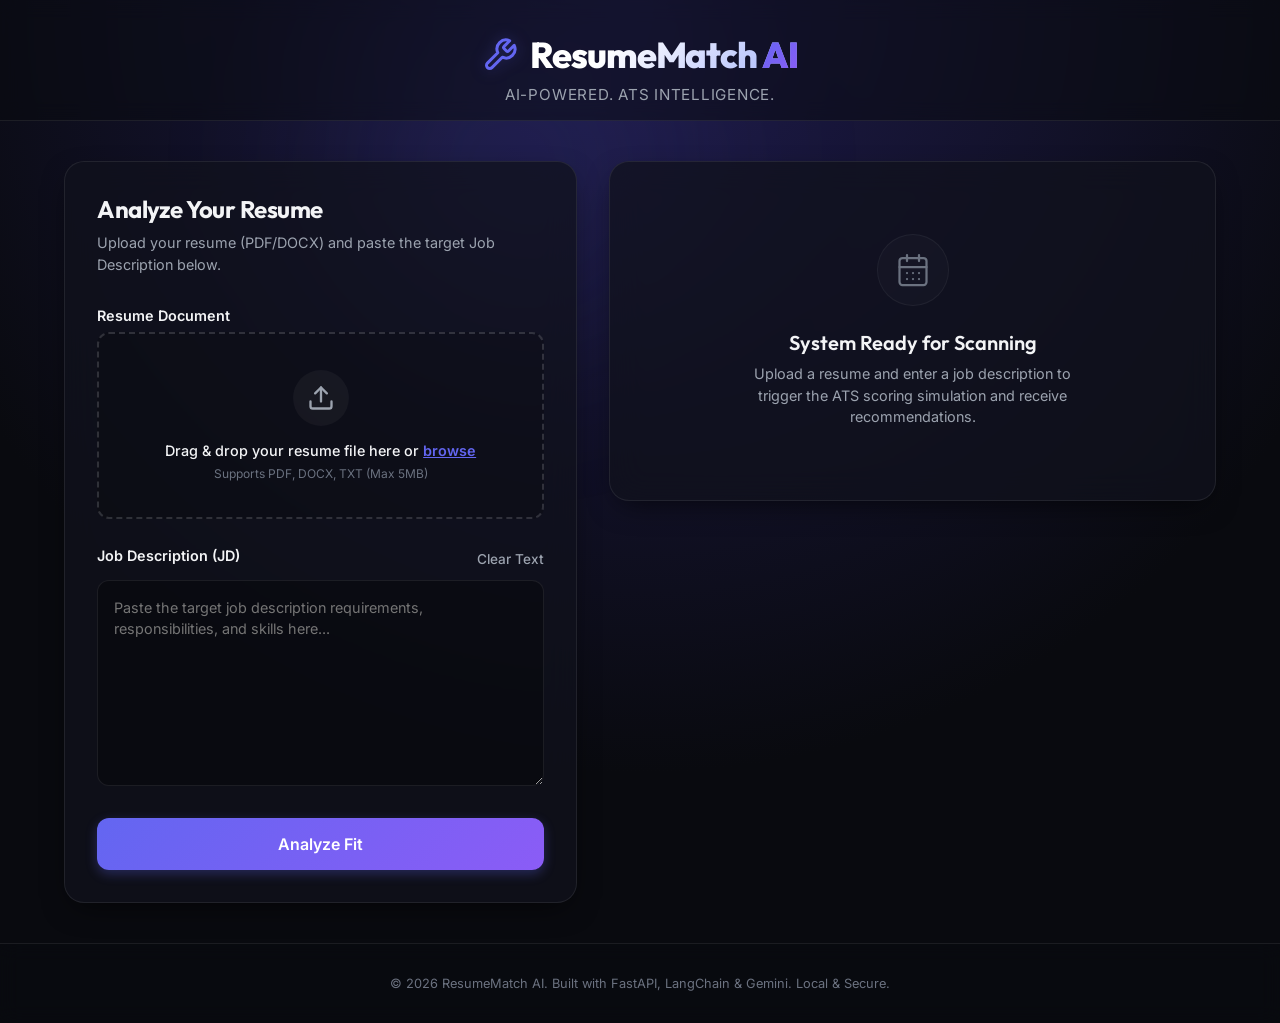
<file: static/index.html>
<!DOCTYPE html>
<html lang="en">
<head>
    <meta charset="UTF-8">
    <meta name="viewport" content="width=device-width, initial-scale=1.0">
    <meta name="description" content="Resume Match AI is a premium ATS score simulator and keyword optimizer. Scan your resume against any job description using Gemini AI.">
    <title>Resume Match AI - Premium ATS Analyzer & Score Simulator</title>
    <!-- Google Fonts: Outfit for titles and Inter for body text -->
    <link rel="preconnect" href="https://fonts.googleapis.com">
    <link rel="preconnect" href="https://fonts.gstatic.com" crossorigin>
    <link href="https://fonts.googleapis.com/css2?family=Inter:wght@300;400;500;600;700&family=Outfit:wght@400;500;600;700;800&display=swap" rel="stylesheet">
    <link rel="stylesheet" href="style.css">
    <link rel="shortcut icon" href="data:image/svg+xml,%3Csvg xmlns='http://www.w3.org/2000/svg' viewBox='0 0 24 24' fill='%236366f1'%3E%3Cpath d='M19 3H5c-1.1 0-2 .9-2 2v14c0 1.1.9 2 2 2h14c1.1 0 2-.9 2-2V5c0-1.1-.9-2-2-2zm-5 14H7v-2h7v2zm3-4H7v-2h10v2zm0-4H7V7h10v2z'/%3E%3C/svg%3E">
</head>
<body>
    <div class="app-background"></div>
    
    <header class="app-header">
        <div class="header-container">
            <div class="logo-area">
                <svg class="logo-icon" xmlns="http://www.w3.org/2000/svg" viewBox="0 0 24 24" fill="none" stroke="currentColor" stroke-width="2" stroke-linecap="round" stroke-linejoin="round">
                    <path d="M14.7 6.3a1 1 0 0 0 0 1.4l1.6 1.6a1 1 0 0 0 1.4 0l3.77-3.77a6 6 0 0 1-7.94 7.94l-6.91 6.91a2.12 2.12 0 0 1-3-3l6.91-6.91a6 6 0 0 1 7.94-7.94l-3.76 3.76z"></path>
                </svg>
                <h1>ResumeMatch <span>AI</span></h1>
            </div>
            <p class="tagline"> AI-Powered. ATS Intelligence.</p>
        </div>
    </header>

    <main class="app-container">
        <!-- Input section -->
        <section class="control-panel glass-card">
            <h2 class="panel-title">Analyze Your Resume</h2>
            <p class="panel-subtitle">Upload your resume (PDF/DOCX) and paste the target Job Description below.</p>
            
            <form id="ats-form" onsubmit="return false;">


                <!-- Resume File Upload Dropzone -->
                <div class="form-group">
                    <label class="field-label">Resume Document</label>
                    <div id="drop-zone" class="drop-zone">
                        <input type="file" id="resume-file" accept=".pdf,.docx,.txt" class="file-input">
                        <div class="drop-zone-content">
                            <div class="upload-icon-container">
                                <svg class="upload-icon" xmlns="http://www.w3.org/2000/svg" viewBox="0 0 24 24" fill="none" stroke="currentColor" stroke-width="2" stroke-linecap="round" stroke-linejoin="round">
                                    <path d="M21 15v4a2 2 0 0 1-2 2H5a2 2 0 0 1-2-2v-4"></path>
                                    <polyline points="17 8 12 3 7 8"></polyline>
                                    <line x1="12" y1="3" x2="12" y2="15"></line>
                                </svg>
                            </div>
                            <p class="upload-prompt">Drag & drop your resume file here or <span class="browse-link">browse</span></p>
                            <p class="upload-limits">Supports PDF, DOCX, TXT (Max 5MB)</p>
                        </div>
                        <div id="file-details" class="file-details hidden">
                            <svg class="doc-icon" xmlns="http://www.w3.org/2000/svg" viewBox="0 0 24 24" fill="none" stroke="currentColor" stroke-width="2" stroke-linecap="round" stroke-linejoin="round">
                                <path d="M14 2H6a2 2 0 0 0-2 2v16a2 2 0 0 0 2 2h12a2 2 0 0 0 2-2V8z"></path>
                                <polyline points="14 2 14 8 20 8"></polyline>
                                <line x1="16" y1="13" x2="8" y2="13"></line>
                                <line x1="16" y1="17" x2="8" y2="17"></line>
                                <polyline points="10 9 9 9 8 9"></polyline>
                            </svg>
                            <div class="file-info">
                                <span id="file-name" class="file-name">filename.pdf</span>
                                <span id="file-size" class="file-size">124 KB</span>
                            </div>
                            <button type="button" id="remove-file" class="remove-btn" aria-label="Remove uploaded file">
                                <svg xmlns="http://www.w3.org/2000/svg" width="18" height="18" viewBox="0 0 24 24" fill="none" stroke="currentColor" stroke-width="2" stroke-linecap="round" stroke-linejoin="round"><line x1="18" y1="6" x2="6" y2="18"/><line x1="6" y1="6" x2="18" y2="18"/></svg>
                            </button>
                        </div>
                    </div>
                </div>

                <!-- Job Description Input -->
                <div class="form-group">
                    <div class="label-header">
                        <label for="jd-text" class="field-label">Job Description (JD)</label>
                        <button type="button" id="clear-jd" class="btn-text-link">Clear Text</button>
                    </div>
                    <textarea id="jd-text" class="text-input" placeholder="Paste the target job description requirements, responsibilities, and skills here..." rows="8"></textarea>
                </div>

                <!-- Action Button -->
                <button type="button" id="analyze-btn" class="btn-primary">
                    <span class="btn-text">Analyze Fit</span>
                    <span class="btn-loader hidden">
                        <svg class="spinner" viewBox="0 0 50 50">
                            <circle class="path" cx="25" cy="25" r="20" fill="none" stroke-width="5"></circle>
                        </svg>
                        Analyzing...
                    </span>
                </button>
            </form>
        </section>

        <!-- Results section -->
        <section class="results-panel">
            <!-- Empty State -->
            <div id="results-empty" class="results-empty glass-card">
                <div class="empty-icon-container">
                    <svg class="empty-icon" xmlns="http://www.w3.org/2000/svg" viewBox="0 0 24 24" fill="none" stroke="currentColor" stroke-width="1.5" stroke-linecap="round" stroke-linejoin="round">
                        <rect x="3" y="4" width="18" height="18" rx="2" ry="2"></rect>
                        <line x1="16" y1="2" x2="16" y2="6"></line>
                        <line x1="8" y1="2" x2="8" y2="6"></line>
                        <line x1="3" y1="10" x2="21" y2="10"></line>
                        <path d="M8 14h.01"></path>
                        <path d="M12 14h.01"></path>
                        <path d="M16 14h.01"></path>
                        <path d="M8 18h.01"></path>
                        <path d="M12 18h.01"></path>
                        <path d="M16 18h.01"></path>
                    </svg>
                </div>
                <h3>System Ready for Scanning</h3>
                <p>Upload a resume and enter a job description to trigger the ATS scoring simulation and receive recommendations.</p>
            </div>

            <!-- Loading State -->
            <div id="results-loading" class="results-loading glass-card hidden">
                <div class="scanner-container">
                    <div class="scan-bar"></div>
                    <div class="scan-document">
                        <svg xmlns="http://www.w3.org/2000/svg" width="64" height="64" viewBox="0 0 24 24" fill="none" stroke="currentColor" stroke-width="1" stroke-linecap="round" stroke-linejoin="round">
                            <path d="M14 2H6a2 2 0 0 0-2 2v16a2 2 0 0 0 2 2h12a2 2 0 0 0 2-2V8z"></path>
                            <polyline points="14 2 14 8 20 8"></polyline>
                        </svg>
                    </div>
                </div>
                <h3 id="loader-title">Scanning Document</h3>
                <p id="loader-text">Extracting keywords and benchmarking against ATS criteria...</p>
            </div>

            <!-- Error State -->
            <div id="results-error" class="results-error glass-card hidden">
                <div class="error-icon-container">
                    <svg class="error-icon" xmlns="http://www.w3.org/2000/svg" viewBox="0 0 24 24" fill="none" stroke="currentColor" stroke-width="2" stroke-linecap="round" stroke-linejoin="round">
                        <circle cx="12" cy="12" r="10"></circle>
                        <line x1="12" y1="8" x2="12" y2="12"></line>
                        <line x1="12" y1="16" x2="12.01" y2="16"></line>
                    </svg>
                </div>
                <h3>Analysis Failed</h3>
                <p id="error-message">An error occurred while communicating with the AI model. Check your API key and network connection.</p>
                <button type="button" id="retry-btn" class="btn-secondary">Dismiss</button>
            </div>

            <!-- Analysis Output -->
            <div id="results-content" class="results-content hidden">
                <!-- Top Overview Block -->
                <div class="overview-grid">
                    <!-- Gauge Score -->
                    <div class="score-card glass-card">
                        <h3 class="card-title">ATS SCORE</h3>
                        <div class="score-container">
                            <svg class="gauge" viewBox="0 0 100 100">
                                <circle class="gauge-bg" cx="50" cy="50" r="40"></circle>
                                <circle id="gauge-fill" class="gauge-fill" cx="50" cy="50" r="40" stroke-dasharray="251.2" stroke-dashoffset="251.2"></circle>
                            </svg>
                            <div class="score-value">
                                <span id="match-pct">0</span><span class="percent-sign">%</span>
                            </div>
                        </div>
                        <p id="score-label" class="score-label">Calculating...</p>
                    </div>

                    <!-- Breakdown Factors -->
                    <div class="factors-card glass-card">
                        <h3 class="card-title">Simulated ATS Breakdown</h3>
                        <div id="factors-list" class="factors-list">
                            <!-- Populated dynamically -->
                        </div>
                    </div>
                </div>

                <!-- Keyword Matching Blocks -->
                <div class="keywords-grid">
                    <!-- Matching Skills -->
                    <div class="keywords-card glass-card success-card">
                        <div class="card-header">
                            <span class="icon-circle success-icon">
                                <svg xmlns="http://www.w3.org/2000/svg" width="18" height="18" viewBox="0 0 24 24" fill="none" stroke="currentColor" stroke-width="2.5" stroke-linecap="round" stroke-linejoin="round"><polyline points="20 6 9 17 4 12"/></svg>
                            </span>
                            <h3 class="card-title">Matching Skills</h3>
                        </div>
                        <p class="card-description">These keywords were found in both your resume and the job description.</p>
                        <div id="matching-pills" class="pills-container">
                            <!-- Populated dynamically -->
                        </div>
                    </div>

                    <!-- Missing Skills -->
                    <div class="keywords-card glass-card warning-card">
                        <div class="card-header">
                            <span class="icon-circle warning-icon">
                                <svg xmlns="http://www.w3.org/2000/svg" width="18" height="18" viewBox="0 0 24 24" fill="none" stroke="currentColor" stroke-width="2.5" stroke-linecap="round" stroke-linejoin="round"><line x1="12" y1="5" x2="12" y2="19"/><line x1="5" y1="12" x2="19" y2="12"/></svg>
                            </span>
                            <h3 class="card-title">Missing / Weak Skills</h3>
                        </div>
                        <p class="card-description">Important skills in the job description that might be missing or weak in your resume.</p>
                        <div id="missing-pills" class="pills-container">
                            <!-- Populated dynamically -->
                        </div>
                    </div>
                </div>

                <!-- Recommendation Summary -->
                <div class="summary-card glass-card">
                    <h3 class="card-title">AI Recommendation Summary</h3>
                    <p id="recommendation-summary-text" class="summary-text">
                        <!-- Populated dynamically -->
                    </p>
                </div>

                <!-- Actionable Suggestions -->
                <div class="suggestions-card glass-card">
                    <h3 class="card-title">Actionable Improvement Checklist</h3>
                    <p class="card-description">Implement these structural and semantic fixes to optimize your score.</p>
                    <ul id="suggestions-list" class="checklist">
                        <!-- Populated dynamically -->
                    </ul>
                </div>
            </div>
        </section>
    </main>

    <footer class="app-footer">
        <p>&copy; 2026 ResumeMatch AI. Built with FastAPI, LangChain & Gemini. Local & Secure.</p>
    </footer>

    <script src="main.js"></script>
</body>
</html>
</file>
<file: static/style.css>
/* Design Tokens & Theme Variables */
:root {
    --bg-dark: #090a0f;
    --bg-gradient: radial-gradient(circle at 50% 0%, #1e1b4b 0%, #090a0f 70%);
    --card-bg: rgba(17, 18, 28, 0.75);
    --card-border: rgba(255, 255, 255, 0.08);
    --card-border-hover: rgba(99, 102, 241, 0.25);
    
    --text-primary: #f3f4f6;
    --text-secondary: #9ca3af;
    --text-muted: #6b7280;
    
    --primary: #6366f1; /* Indigo */
    --primary-gradient: linear-gradient(135deg, #6366f1 0%, #8b5cf6 100%);
    --primary-glow: rgba(99, 102, 241, 0.3);
    --primary-hover: #4f46e5;
    
    --success: #10b981; /* Emerald */
    --success-bg: rgba(16, 185, 129, 0.08);
    --success-border: rgba(16, 185, 129, 0.2);
    
    --warning: #f59e0b; /* Amber */
    --warning-bg: rgba(245, 158, 11, 0.08);
    --warning-border: rgba(245, 158, 11, 0.2);
    
    --error: #f43f5e; /* Rose */
    --error-bg: rgba(244, 63, 94, 0.08);
    --error-border: rgba(244, 63, 94, 0.2);
    
    --font-sans: 'Inter', system-ui, -apple-system, sans-serif;
    --font-display: 'Outfit', system-ui, sans-serif;
    
    --transition-smooth: all 0.3s cubic-bezier(0.4, 0, 0.2, 1);
    --border-radius-sm: 8px;
    --border-radius-md: 12px;
    --border-radius-lg: 20px;
    --shadow-premium: 0 10px 30px -10px rgba(0, 0, 0, 0.7);
}

/* Reset & Base Styles */
* {
    box-sizing: border-box;
    margin: 0;
    padding: 0;
}

body {
    background-color: var(--bg-dark);
    color: var(--text-primary);
    font-family: var(--font-sans);
    min-height: 100vh;
    display: flex;
    flex-direction: column;
    overflow-x: hidden;
    position: relative;
}

/* Glowing background blobs */
.app-background {
    position: fixed;
    top: 0;
    left: 0;
    width: 100vw;
    height: 100vh;
    background: var(--bg-gradient);
    z-index: -2;
}

.app-background::before {
    content: '';
    position: absolute;
    top: -10%;
    left: 20%;
    width: 40vw;
    height: 40vw;
    background: radial-gradient(circle, rgba(99, 102, 241, 0.15) 0%, transparent 70%);
    z-index: -1;
    filter: blur(80px);
    pointer-events: none;
}

/* Header Styles */
.app-header {
    padding: 2rem 1.5rem 1rem 1.5rem;
    text-align: center;
    border-bottom: 1px solid var(--card-border);
    backdrop-filter: blur(10px);
    background-color: rgba(9, 10, 15, 0.5);
}

.header-container {
    max-width: 1200px;
    margin: 0 auto;
}

.logo-area {
    display: flex;
    align-items: center;
    justify-content: center;
    gap: 0.75rem;
    margin-bottom: 0.5rem;
}

.logo-icon {
    width: 2.25rem;
    height: 2.25rem;
    color: var(--primary);
    filter: drop-shadow(0 0 8px var(--primary-glow));
    animation: pulse 3s infinite ease-in-out;
}

.logo-area h1 {
    font-family: var(--font-display);
    font-weight: 800;
    font-size: 2.25rem;
    letter-spacing: -0.03em;
    background: linear-gradient(135deg, #ffffff 30%, #a5b4fc 100%);
    -webkit-background-clip: text;
    -webkit-text-fill-color: transparent;
}

.logo-area h1 span {
    background: var(--primary-gradient);
    -webkit-background-clip: text;
    -webkit-text-fill-color: transparent;
}

.tagline {
    font-size: 0.95rem;
    color: var(--text-secondary);
    font-weight: 400;
    letter-spacing: 0.05em;
    text-transform: uppercase;
}

/* Layout Grid */
.app-container {
    flex: 1;
    max-width: 1200px;
    width: 100%;
    margin: 0 auto;
    padding: 2.5rem 1.5rem;
    display: grid;
    grid-template-columns: 1.1fr 1.3fr;
    gap: 2rem;
    align-items: start;
}

@media (max-width: 900px) {
    .app-container {
        grid-template-columns: 1fr;
    }
}

/* Glassmorphism Card Style */
.glass-card {
    background: var(--card-bg);
    border: 1px solid var(--card-border);
    border-radius: var(--border-radius-lg);
    padding: 2rem;
    backdrop-filter: blur(16px);
    -webkit-backdrop-filter: blur(16px);
    box-shadow: var(--shadow-premium);
    transition: var(--transition-smooth);
}

.glass-card:hover {
    border-color: var(--card-border-hover);
    box-shadow: 0 15px 35px -10px rgba(99, 102, 241, 0.15);
}

/* Headings */
.panel-title {
    font-family: var(--font-display);
    font-size: 1.5rem;
    font-weight: 700;
    margin-bottom: 0.5rem;
    letter-spacing: -0.02em;
}

.panel-subtitle {
    color: var(--text-secondary);
    font-size: 0.9rem;
    margin-bottom: 2rem;
    line-height: 1.5;
}

/* Form Styles */
.form-group {
    margin-bottom: 1.75rem;
}

.field-label {
    display: block;
    font-size: 0.9rem;
    font-weight: 600;
    margin-bottom: 0.5rem;
    color: var(--text-primary);
}

.label-header {
    display: flex;
    justify-content: space-between;
    align-items: center;
    margin-bottom: 0.5rem;
}

/* API Key Section */
.api-key-container {
    background: rgba(255, 255, 255, 0.03);
    border-radius: var(--border-radius-md);
    padding: 0.75rem 1rem;
    margin-bottom: 1.5rem;
    border: 1px solid rgba(255, 255, 255, 0.05);
}

.btn-text-link {
    background: none;
    border: none;
    color: var(--text-secondary);
    font-family: var(--font-sans);
    font-size: 0.85rem;
    font-weight: 500;
    cursor: pointer;
    display: flex;
    align-items: center;
    gap: 0.5rem;
    padding: 0.25rem 0;
    transition: var(--transition-smooth);
}

.btn-text-link:hover {
    color: var(--primary);
}

.api-key-wrapper {
    margin-top: 1rem;
    padding-top: 1rem;
    border-top: 1px solid rgba(255, 255, 255, 0.05);
    transition: var(--transition-smooth);
}

.input-password-wrapper {
    position: relative;
    display: flex;
    align-items: center;
}

.input-password-wrapper input {
    width: 100%;
    padding: 0.75rem 2.5rem 0.75rem 1rem;
    background: rgba(0, 0, 0, 0.3);
    border: 1px solid var(--card-border);
    border-radius: var(--border-radius-sm);
    color: var(--text-primary);
    font-family: var(--font-sans);
    font-size: 0.85rem;
    outline: none;
    transition: var(--transition-smooth);
}

.input-password-wrapper input:focus {
    border-color: var(--primary);
    box-shadow: 0 0 0 2px var(--primary-glow);
}

.input-password-wrapper button {
    position: absolute;
    right: 0.75rem;
    background: none;
    border: none;
    color: var(--text-muted);
    cursor: pointer;
    display: flex;
    align-items: center;
    justify-content: center;
    transition: var(--transition-smooth);
}

.input-password-wrapper button:hover {
    color: var(--text-primary);
}

.field-hint {
    font-size: 0.75rem;
    color: var(--text-muted);
    margin-top: 0.4rem;
}

/* File Upload Drop Zone */
.drop-zone {
    border: 2px dashed rgba(255, 255, 255, 0.15);
    border-radius: var(--border-radius-md);
    padding: 2.25rem 1.5rem;
    text-align: center;
    cursor: pointer;
    position: relative;
    background: rgba(0, 0, 0, 0.15);
    transition: var(--transition-smooth);
}

.drop-zone:hover, .drop-zone.drag-over {
    border-color: var(--primary);
    background: rgba(99, 102, 241, 0.04);
}

.file-input {
    position: absolute;
    top: 0;
    left: 0;
    width: 100%;
    height: 100%;
    opacity: 0;
    cursor: pointer;
}

.upload-icon-container {
    width: 3.5rem;
    height: 3.5rem;
    background: rgba(255, 255, 255, 0.04);
    border-radius: 50%;
    display: flex;
    align-items: center;
    justify-content: center;
    margin: 0 auto 1rem auto;
    color: var(--text-secondary);
    transition: var(--transition-smooth);
}

.drop-zone:hover .upload-icon-container {
    color: var(--primary);
    background: rgba(99, 102, 241, 0.1);
    transform: translateY(-2px);
}

.upload-icon {
    width: 1.75rem;
    height: 1.75rem;
}

.upload-prompt {
    font-size: 0.9rem;
    font-weight: 500;
    margin-bottom: 0.4rem;
    color: var(--text-primary);
}

.browse-link {
    color: var(--primary);
    text-decoration: underline;
    font-weight: 600;
}

.upload-limits {
    font-size: 0.75rem;
    color: var(--text-muted);
}

/* File Details (Selected State) */
.file-details {
    display: flex;
    align-items: center;
    gap: 1rem;
    background: rgba(255, 255, 255, 0.03);
    border: 1px solid var(--card-border);
    padding: 0.75rem 1rem;
    border-radius: var(--border-radius-sm);
    text-align: left;
    position: relative;
    z-index: 10;
}

.doc-icon {
    width: 2rem;
    height: 2rem;
    color: var(--primary);
}

.file-info {
    display: flex;
    flex-direction: column;
    flex: 1;
    overflow: hidden;
}

.file-name {
    font-size: 0.85rem;
    font-weight: 600;
    color: var(--text-primary);
    white-space: nowrap;
    text-overflow: ellipsis;
    overflow: hidden;
}

.file-size {
    font-size: 0.75rem;
    color: var(--text-secondary);
}

.remove-btn {
    background: none;
    border: none;
    color: var(--text-muted);
    cursor: pointer;
    padding: 0.25rem;
    border-radius: 50%;
    display: flex;
    align-items: center;
    justify-content: center;
    transition: var(--transition-smooth);
}

.remove-btn:hover {
    color: var(--error);
    background: rgba(244, 63, 94, 0.1);
}

/* Textarea Input */
.text-input {
    width: 100%;
    background: rgba(0, 0, 0, 0.3);
    border: 1px solid var(--card-border);
    border-radius: var(--border-radius-md);
    color: var(--text-primary);
    font-family: var(--font-sans);
    font-size: 0.9rem;
    line-height: 1.5;
    padding: 1rem;
    outline: none;
    resize: vertical;
    transition: var(--transition-smooth);
}

.text-input:focus {
    border-color: var(--primary);
    box-shadow: 0 0 0 2px var(--primary-glow);
}

/* Primary Button */
.btn-primary {
    width: 100%;
    background: var(--primary-gradient);
    border: none;
    border-radius: var(--border-radius-md);
    color: white;
    font-family: var(--font-sans);
    font-size: 1rem;
    font-weight: 600;
    padding: 1rem;
    cursor: pointer;
    box-shadow: 0 4px 12px var(--primary-glow);
    display: flex;
    align-items: center;
    justify-content: center;
    gap: 0.5rem;
    transition: var(--transition-smooth);
}

.btn-primary:hover {
    transform: translateY(-1px);
    box-shadow: 0 6px 20px rgba(99, 102, 241, 0.4);
    filter: brightness(1.05);
}

.btn-primary:active {
    transform: translateY(1px);
}

.btn-primary:disabled {
    background: var(--text-muted);
    box-shadow: none;
    cursor: not-allowed;
    transform: none;
}

.btn-loader {
    display: flex;
    align-items: center;
    gap: 0.5rem;
}

/* Spinner */
.spinner {
    animation: rotate 2s linear infinite;
    width: 1.25rem;
    height: 1.25rem;
}

.spinner .path {
    stroke: currentColor;
    stroke-linecap: round;
    animation: dash 1.5s ease-in-out infinite;
}

/* Secondary Button */
.btn-secondary {
    background: rgba(255, 255, 255, 0.05);
    border: 1px solid var(--card-border);
    color: var(--text-primary);
    font-family: var(--font-sans);
    font-size: 0.85rem;
    font-weight: 600;
    padding: 0.6rem 1.2rem;
    border-radius: var(--border-radius-sm);
    cursor: pointer;
    transition: var(--transition-smooth);
}

.btn-secondary:hover {
    background: rgba(255, 255, 255, 0.1);
    border-color: rgba(255, 255, 255, 0.2);
}

/* Results Area */
.results-panel {
    display: flex;
    flex-direction: column;
    gap: 1.5rem;
}

/* Empty State Styling */
.results-empty {
    text-align: center;
    padding: 4.5rem 2rem;
}

.empty-icon-container {
    width: 4.5rem;
    height: 4.5rem;
    border-radius: 50%;
    background: rgba(255, 255, 255, 0.02);
    border: 1px solid rgba(255, 255, 255, 0.05);
    display: flex;
    align-items: center;
    justify-content: center;
    color: var(--text-muted);
    margin: 0 auto 1.5rem auto;
}

.empty-icon {
    width: 2.25rem;
    height: 2.25rem;
}

.results-empty h3 {
    font-family: var(--font-display);
    font-size: 1.25rem;
    font-weight: 600;
    margin-bottom: 0.5rem;
}

.results-empty p {
    color: var(--text-secondary);
    font-size: 0.9rem;
    max-width: 320px;
    margin: 0 auto;
    line-height: 1.5;
}

/* Loading State & Scan Animation */
.results-loading {
    text-align: center;
    padding: 4rem 2rem;
}

.scanner-container {
    position: relative;
    width: 6rem;
    height: 6rem;
    margin: 0 auto 1.5rem auto;
    background: rgba(255, 255, 255, 0.02);
    border-radius: var(--border-radius-md);
    border: 1px solid rgba(255, 255, 255, 0.05);
    display: flex;
    align-items: center;
    justify-content: center;
    overflow: hidden;
    color: var(--text-secondary);
}

.scan-document {
    opacity: 0.6;
}

.scan-bar {
    position: absolute;
    width: 100%;
    height: 3px;
    background: linear-gradient(90deg, transparent, var(--primary), transparent);
    box-shadow: 0 0 10px var(--primary);
    top: 0;
    animation: scan 2s infinite ease-in-out;
}

.results-loading h3 {
    font-family: var(--font-display);
    font-size: 1.2rem;
    margin-bottom: 0.5rem;
}

.results-loading p {
    color: var(--text-secondary);
    font-size: 0.85rem;
}

/* Error State */
.results-error {
    text-align: center;
    padding: 3rem 2rem;
    border-color: var(--error-border);
    background: linear-gradient(180deg, var(--error-bg), rgba(17,18,28,0.75));
}

.error-icon-container {
    width: 3.5rem;
    height: 3.5rem;
    border-radius: 50%;
    background: rgba(244, 63, 94, 0.1);
    color: var(--error);
    display: flex;
    align-items: center;
    justify-content: center;
    margin: 0 auto 1.25rem auto;
}

.error-icon {
    width: 1.75rem;
    height: 1.75rem;
}

.results-error h3 {
    font-family: var(--font-display);
    font-size: 1.25rem;
    font-weight: 600;
    margin-bottom: 0.5rem;
}

.results-error p {
    color: var(--text-secondary);
    font-size: 0.85rem;
    line-height: 1.5;
    margin-bottom: 1.5rem;
}

/* Results Content Output */
.results-content {
    display: flex;
    flex-direction: column;
    gap: 1.5rem;
    animation: fadeIn 0.5s ease-out;
}

.card-title {
    font-family: var(--font-display);
    font-size: 1.15rem;
    font-weight: 600;
    margin-bottom: 1rem;
    display: flex;
    align-items: center;
    gap: 0.5rem;
}

.card-description {
    color: var(--text-secondary);
    font-size: 0.8rem;
    margin-bottom: 1rem;
}

/* Score Overview Grid */
.overview-grid {
    display: grid;
    grid-template-columns: 1fr 1.3fr;
    gap: 1.5rem;
}

@media (max-width: 550px) {
    .overview-grid {
        grid-template-columns: 1fr;
    }
}

.score-card {
    display: flex;
    flex-direction: column;
    align-items: center;
    justify-content: center;
    text-align: center;
}

.score-container {
    position: relative;
    width: 120px;
    height: 120px;
    margin: 0.5rem 0 1rem 0;
}

.gauge {
    width: 100%;
    height: 100%;
    transform: rotate(-90deg);
}

.gauge-bg {
    fill: none;
    stroke: rgba(255, 255, 255, 0.03);
    stroke-width: 8;
}

.gauge-fill {
    fill: none;
    stroke: var(--primary);
    stroke-width: 8;
    stroke-linecap: round;
    transition: stroke-dashoffset 1.5s cubic-bezier(0.1, 0.8, 0.2, 1);
}

.score-value {
    position: absolute;
    top: 50%;
    left: 50%;
    transform: translate(-50%, -50%);
    display: flex;
    align-items: baseline;
    justify-content: center;
}

#match-pct {
    font-family: var(--font-display);
    font-size: 2.25rem;
    font-weight: 800;
    color: white;
}

.percent-sign {
    font-size: 1.1rem;
    font-weight: 600;
    color: var(--text-secondary);
    margin-left: 1px;
}

.score-label {
    font-size: 0.85rem;
    font-weight: 600;
    color: var(--text-secondary);
    letter-spacing: 0.05em;
    text-transform: uppercase;
}

/* Breakdown Progress Bars */
.factors-list {
    display: flex;
    flex-direction: column;
    gap: 1rem;
}

.factor-item {
    display: flex;
    flex-direction: column;
    gap: 0.4rem;
}

.factor-info {
    display: flex;
    justify-content: space-between;
    font-size: 0.8rem;
    font-weight: 500;
}

.factor-name {
    color: var(--text-secondary);
}

.factor-value {
    color: white;
    font-weight: 600;
}

.progress-bar-bg {
    height: 6px;
    background: rgba(255, 255, 255, 0.04);
    border-radius: 3px;
    overflow: hidden;
}

.progress-bar-fill {
    height: 100%;
    width: 0;
    background: var(--primary-gradient);
    border-radius: 3px;
    transition: width 1.2s cubic-bezier(0.1, 0.8, 0.2, 1);
}

/* Keywords Flex Badges */
.keywords-grid {
    display: grid;
    grid-template-columns: 1fr 1fr;
    gap: 1.5rem;
}

@media (max-width: 550px) {
    .keywords-grid {
        grid-template-columns: 1fr;
    }
}

.card-header {
    display: flex;
    align-items: center;
    gap: 0.75rem;
    margin-bottom: 0.25rem;
}

.card-header .card-title {
    margin-bottom: 0;
}

.icon-circle {
    width: 1.75rem;
    height: 1.75rem;
    border-radius: 50%;
    display: flex;
    align-items: center;
    justify-content: center;
}

.success-icon {
    background: rgba(16, 185, 129, 0.1);
    color: var(--success);
}

.warning-icon {
    background: rgba(245, 158, 11, 0.1);
    color: var(--warning);
}

.success-card {
    border-color: var(--success-border);
}

.warning-card {
    border-color: var(--warning-border);
}

.pills-container {
    display: flex;
    flex-wrap: wrap;
    gap: 0.5rem;
    max-height: 160px;
    overflow-y: auto;
    padding-right: 0.25rem;
}

.pill {
    font-size: 0.75rem;
    font-weight: 500;
    padding: 0.35rem 0.75rem;
    border-radius: 50px;
    display: inline-block;
    transition: var(--transition-smooth);
}

.success-card .pill {
    background: var(--success-bg);
    color: var(--success);
    border: 1px solid var(--success-border);
}

.success-card .pill:hover {
    background: rgba(16, 185, 129, 0.18);
    transform: scale(1.05);
}

.warning-card .pill {
    background: var(--warning-bg);
    color: var(--warning);
    border: 1px solid var(--warning-border);
}

.warning-card .pill:hover {
    background: rgba(245, 158, 11, 0.18);
    transform: scale(1.05);
}

/* Recommendation Summary block */
.summary-text {
    font-size: 0.9rem;
    line-height: 1.6;
    color: var(--text-secondary);
}

/* Improvement Checklist */
.checklist {
    list-style: none;
    display: flex;
    flex-direction: column;
    gap: 0.8rem;
}

.checklist-item {
    display: flex;
    align-items: flex-start;
    gap: 0.75rem;
    font-size: 0.85rem;
    line-height: 1.5;
    color: var(--text-secondary);
}

.checkbox-bullet {
    min-width: 1.1rem;
    height: 1.1rem;
    border-radius: 4px;
    background: rgba(99, 102, 241, 0.08);
    border: 1px solid var(--primary-glow);
    display: flex;
    align-items: center;
    justify-content: center;
    color: var(--primary);
    margin-top: 2px;
}

.checkbox-bullet svg {
    width: 0.75rem;
    height: 0.75rem;
    stroke-width: 3;
}

/* Footer Styling */
.app-footer {
    padding: 2rem 1.5rem;
    text-align: center;
    border-top: 1px solid var(--card-border);
    color: var(--text-muted);
    font-size: 0.8rem;
    background: rgba(9, 10, 15, 0.8);
    backdrop-filter: blur(10px);
}

/* Keyframes Animations */
@keyframes rotate {
    100% { transform: rotate(360deg); }
}

@keyframes dash {
    0% {
        stroke-dasharray: 1, 150;
        stroke-dashoffset: 0;
    }
    50% {
        stroke-dasharray: 90, 150;
        stroke-dashoffset: -35;
    }
    100% {
        stroke-dasharray: 90, 150;
        stroke-dashoffset: -124;
    }
}

@keyframes pulse {
    0% { transform: scale(1); filter: drop-shadow(0 0 4px var(--primary-glow)); }
    50% { transform: scale(1.05); filter: drop-shadow(0 0 12px rgba(99, 102, 241, 0.5)); }
    100% { transform: scale(1); filter: drop-shadow(0 0 4px var(--primary-glow)); }
}

@keyframes scan {
    0% { top: 0%; }
    50% { top: 100%; }
    100% { top: 0%; }
}

@keyframes fadeIn {
    from { opacity: 0; transform: translateY(10px); }
    to { opacity: 1; transform: translateY(0); }
}

/* Hide scrollbars for pills container */
.pills-container::-webkit-scrollbar {
    width: 4px;
}

.pills-container::-webkit-scrollbar-track {
    background: transparent;
}

.pills-container::-webkit-scrollbar-thumb {
    background: rgba(255, 255, 255, 0.1);
    border-radius: 2px;
}

.pills-container::-webkit-scrollbar-thumb:hover {
    background: rgba(255, 255, 255, 0.25);
}

/* Hidden Utility class */
.hidden {
    display: none !important;
}
</file>
